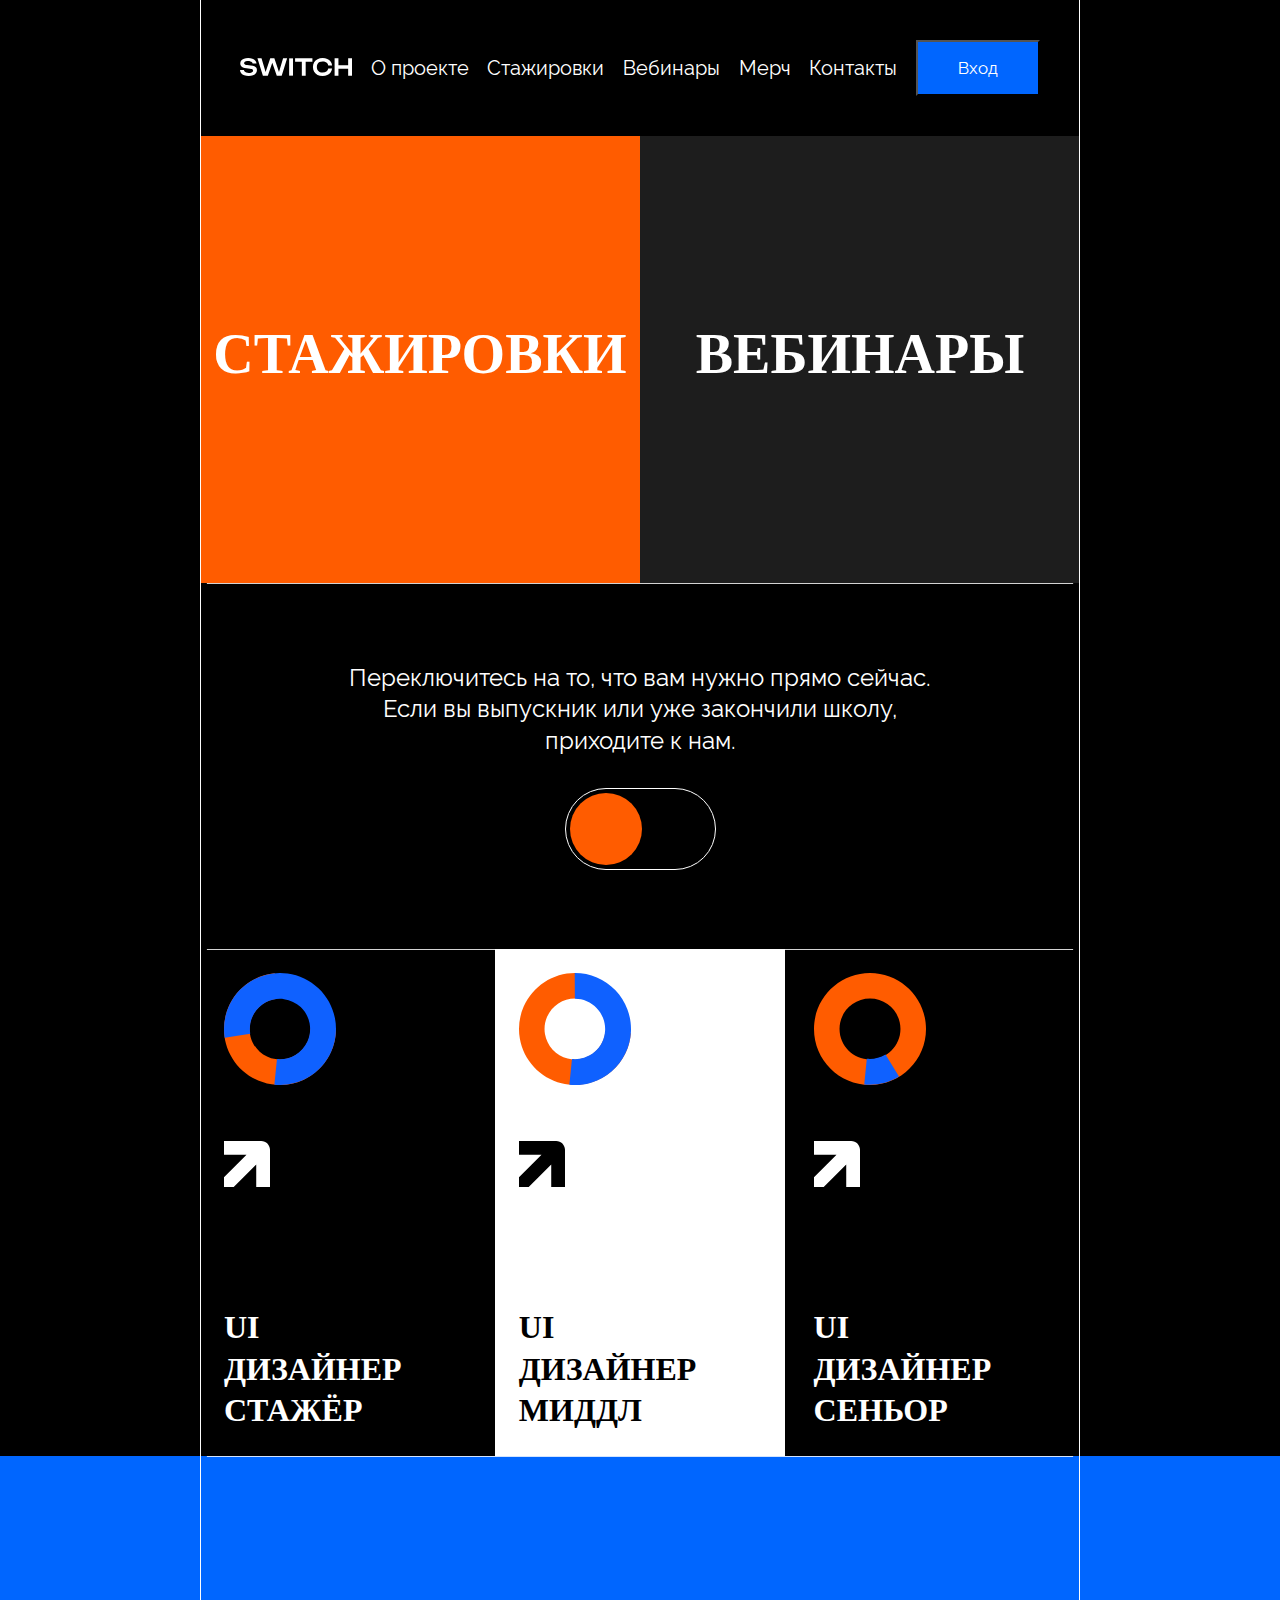
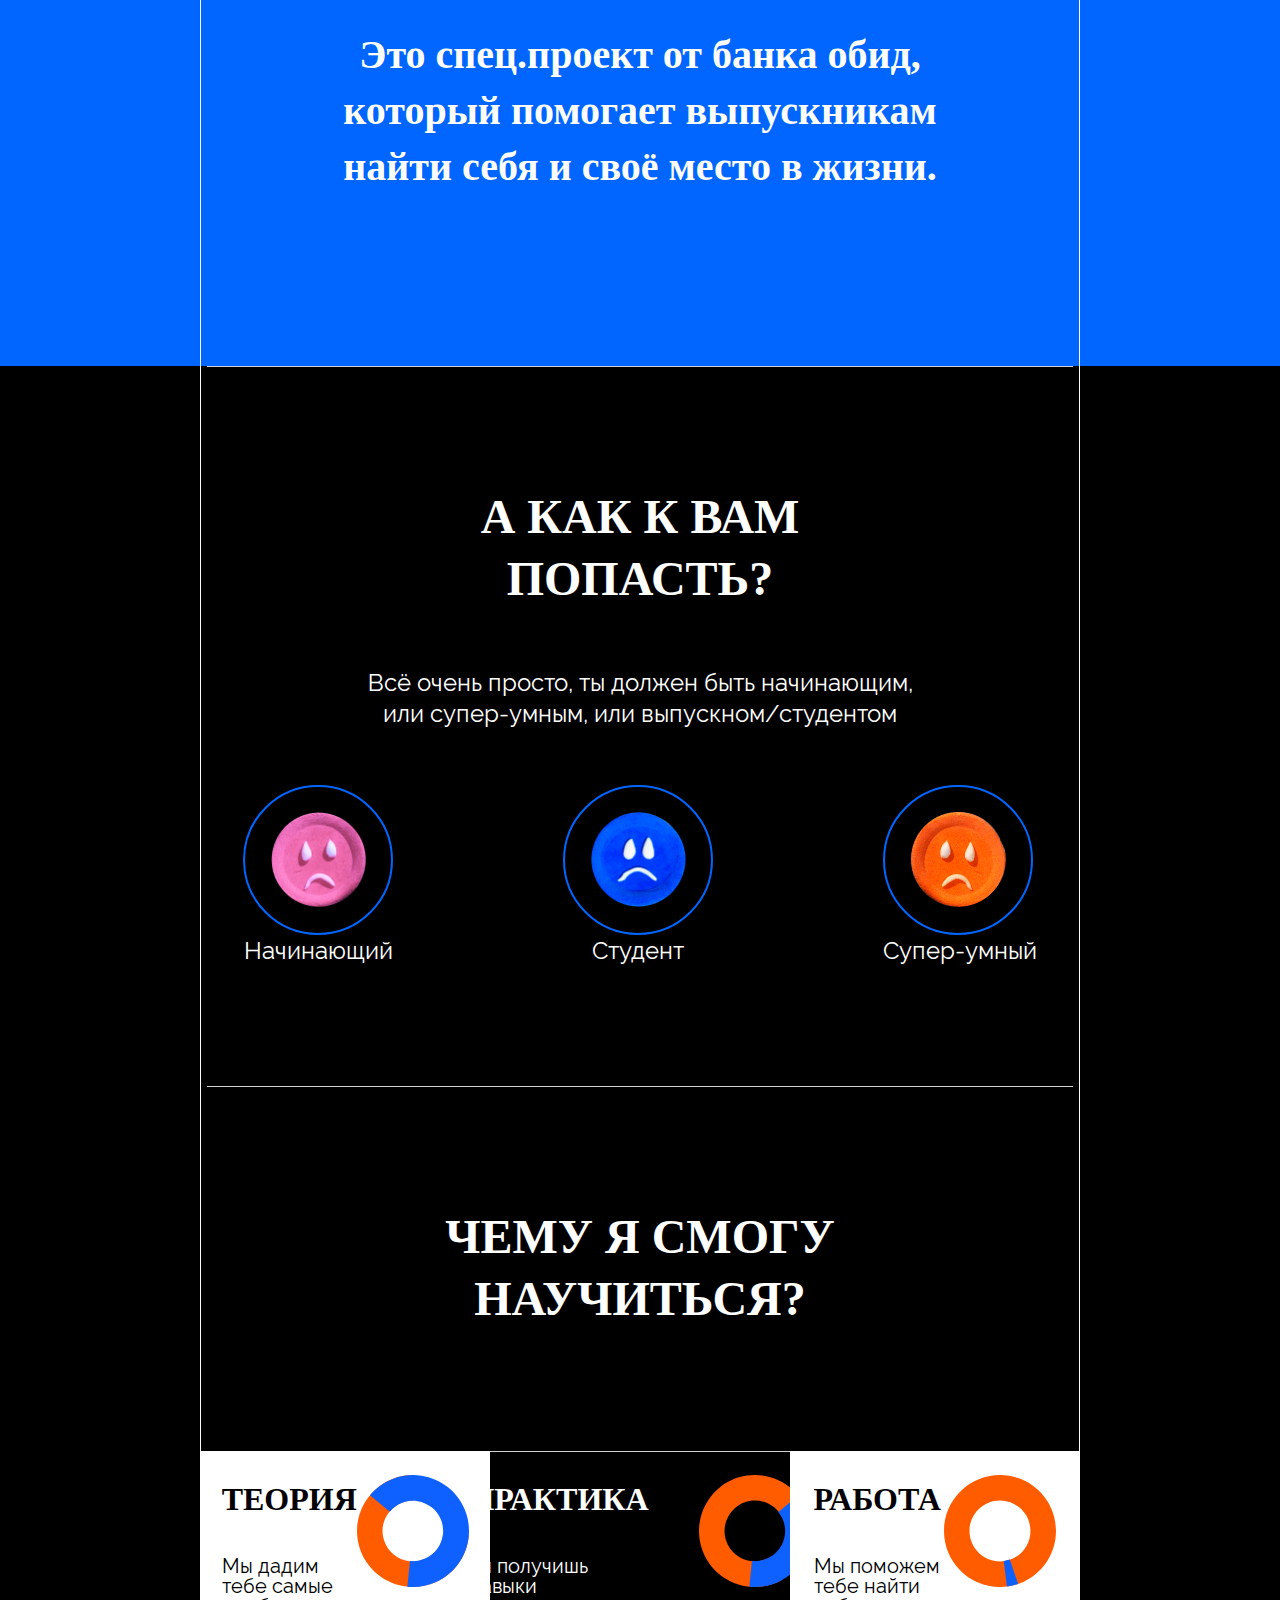
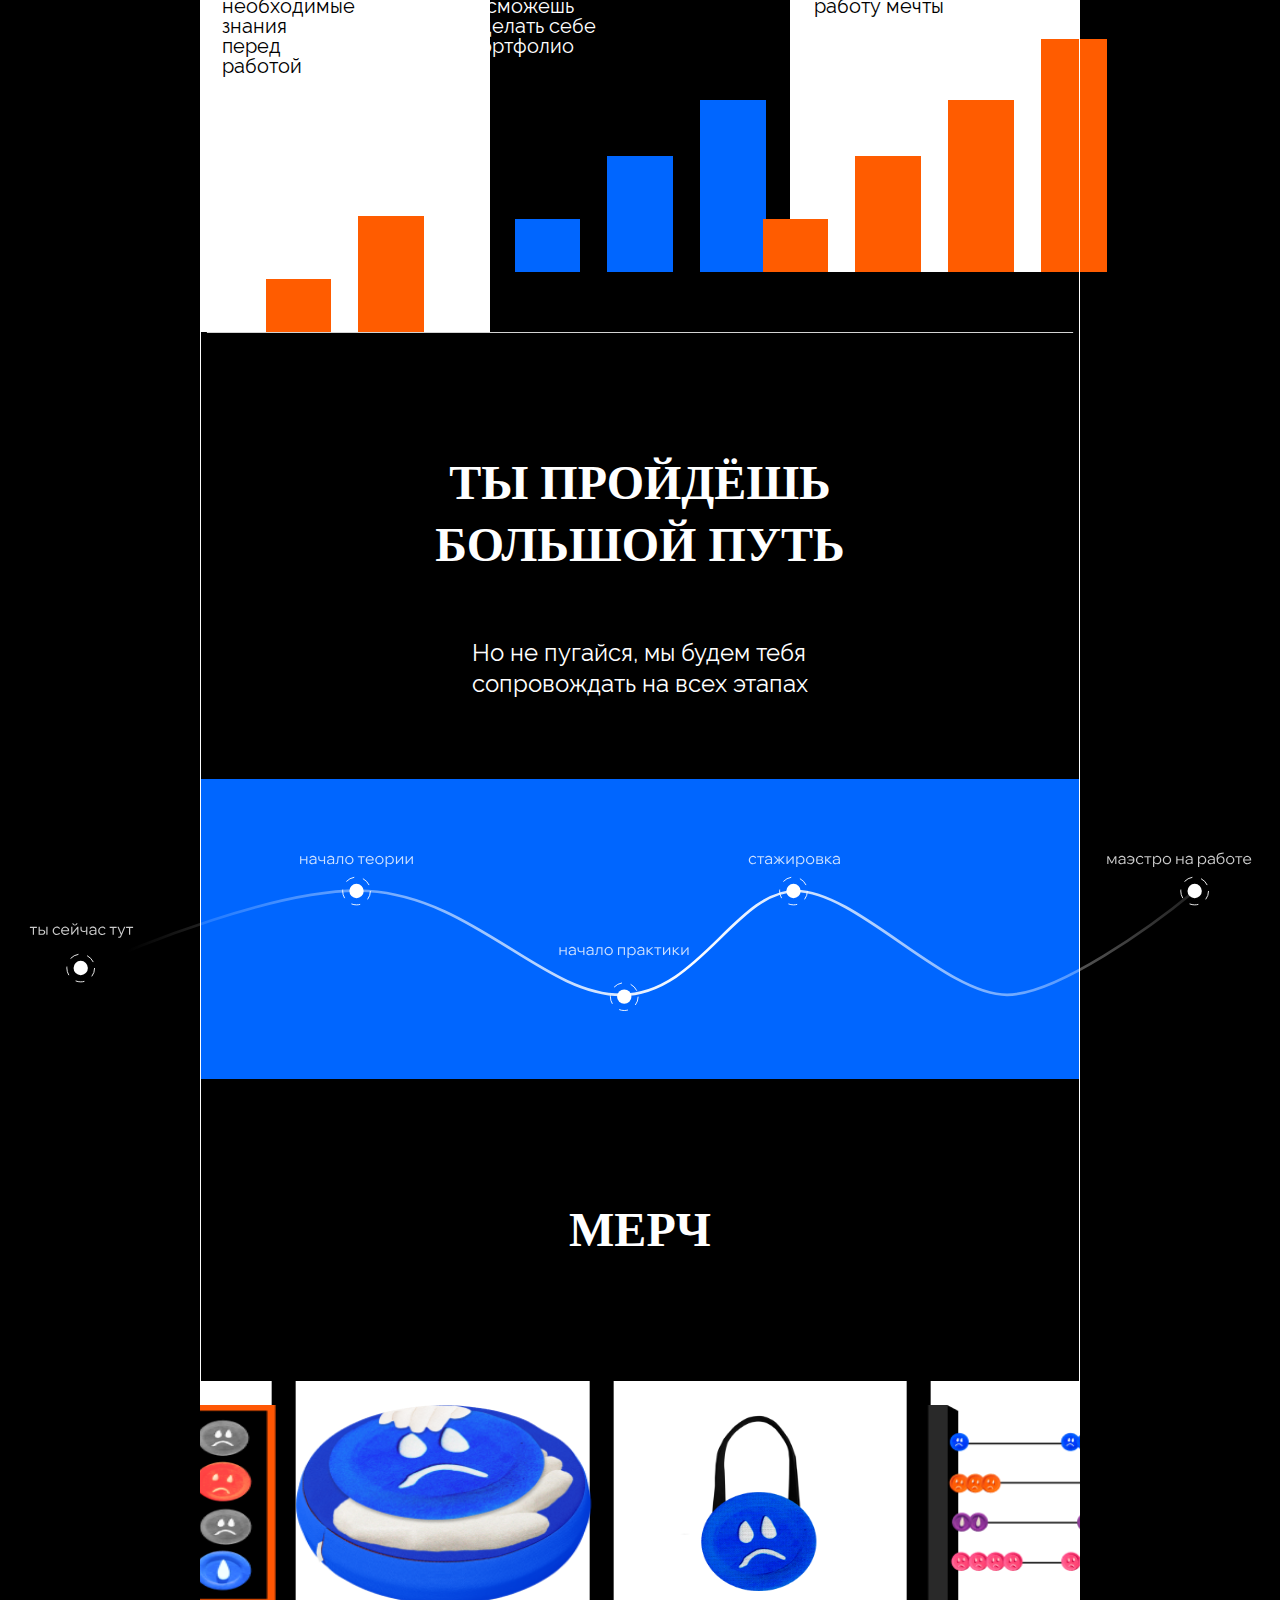
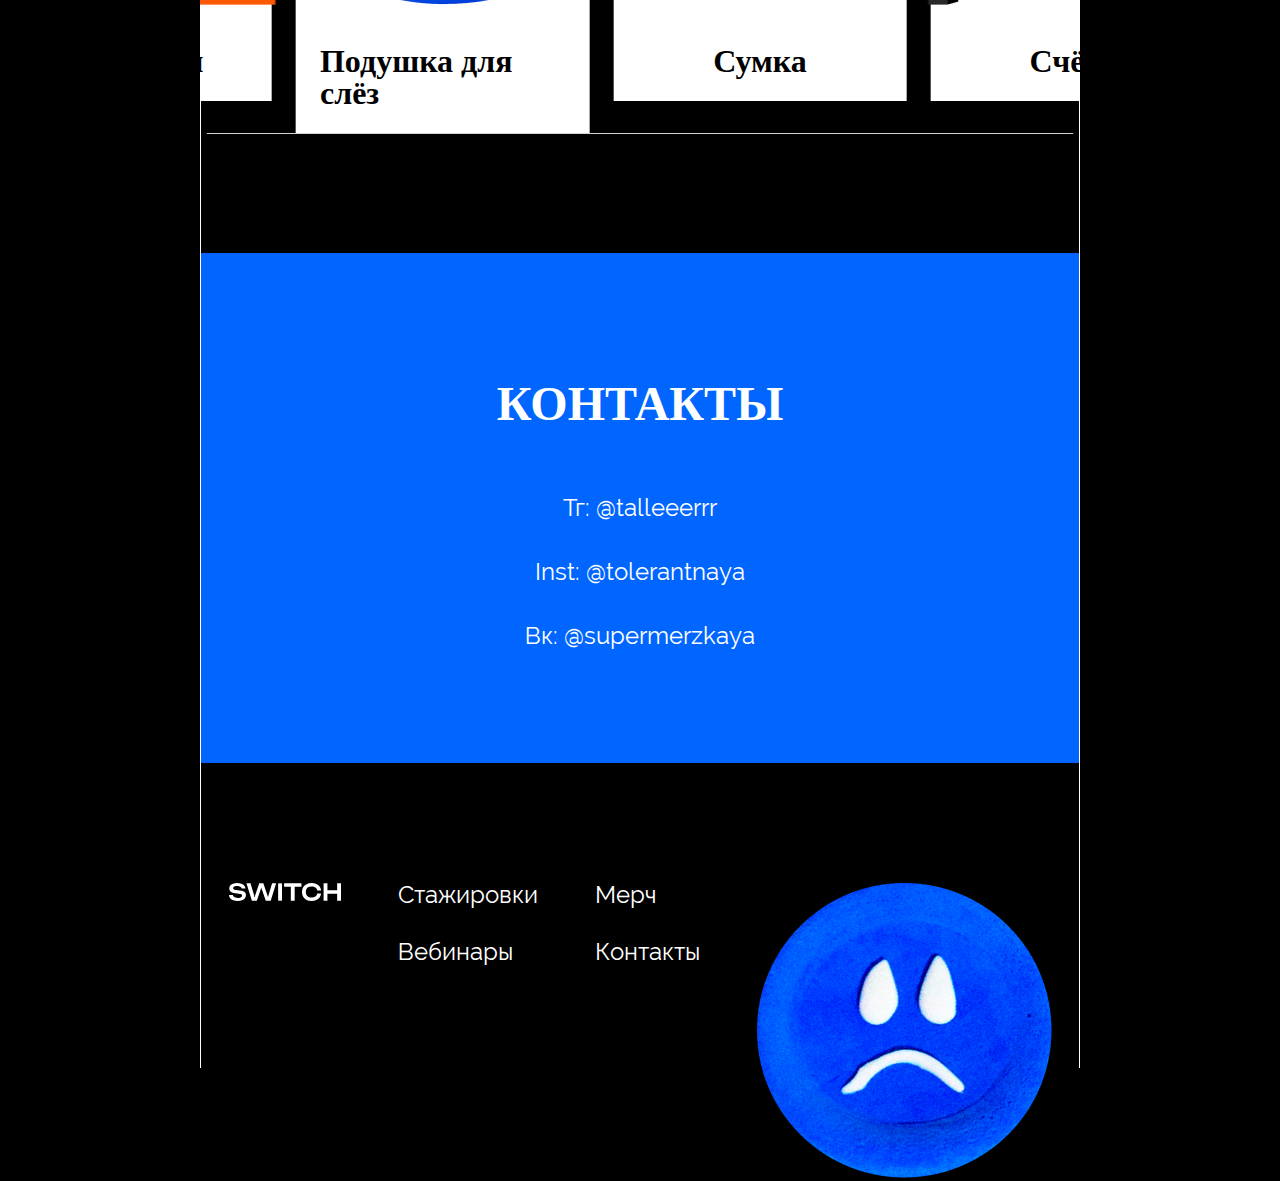
<file: index.html>
<!DOCTYPE html>
<html lang="ru" dir="ltr">
  <head>
    <meta charset="utf-8">
    <meta name="viewport" content="width=device-width, initial-scale=1.0">
    <title>Главная</title>
      <link rel="icon" href="./img/Fav.png" type="image/x-icon">
      <link href="./stylesheets/style.css" rel="stylesheet" type="text/css"/>
      <link rel="stylesheet" href="https://unicons.iconscout.com/release/v4.0.0/css/line.css" />
      <link rel="stylesheet" href="https://cdn.jsdelivr.net/npm/swiper@8/swiper-bundle.min.css">
      <script src="https://cdn.jsdelivr.net/npm/swiper@8/swiper-bundle.min.js"></script>
      
      
  </head>
  <body>
    
      <Section>
        <img class="linevert" src="./img/Line1.svg" alt="">
        <img class="linevert1" src="./img/Line1.svg" alt="">
      </Section>
      <Section>
        <div class="container">
          <div class="menu">
            <!-- <div class="menu all-items"> -->
              <div class="image">
                <a href="index.html"><img src="./img/switch.svg" alt=""></a>
              </div>
              <div class="o proekte">
                <h6><p><a href="#about1">О проекте</a></p></h6>
              </div>
              <div class="">
                <h6><p><a href="mybad.html">Стажировки</a></p></h6>
              </div>
              <div class="">
                <h6><p><a href="webinar.html">Вебинары</a></p></h6>
              </div>
              <div class="">
                <h6><p><a href="merch.html">Мерч</a></p></h6>
              </div>
              <div class="">
                <h6><p><a href="contact.html">Контакты</a></p></h6>
              </div>
              <button class="button" id="form-open"><h6>Вход</h6></button>
            <!-- </div>  -->
          </div>
        
            <Section>
              
              <div class="blocks">
                <div class="orange-block">
                  <div class="work"><h1>Стажировки</h1></div>
                </div>
                <div class="black-block">
                  <div class="web"><H1>Вебинары</H1></div>
                </div>
              </div>
              <img class="horizontal-line" src="./img/Line3.svg" alt="">
              <div class="switch01">
                <div class="div5">
                  <h5><p>Переключитесь на то, что вам нужно прямо сейчас. <br> Если вы выпускник или уже закончили школу, <br> приходите к нам.</p></h5>
                </div>
                <div class="toggle">
                  <div class="group-item"></div>
                </div>
              </div>
              </div>
            </Section>
          <!-- Home -->
          <div class="container">
          <section class="home">
            <div class="form_container">
              <i class="uil uil-times form_close"></i>
              <!-- Login From -->
              <div class="form login_form">
                <form action="#">
                  <h4>Вход</h4>
                  <div class="input_box">
                    <input type="email" placeholder="Введите почту" required />
                    <i class="uil uil-envelope-alt email"></i>
                  </div>
                  <div class="input_box">
                    <input type="password" placeholder="Введите пароль" required />
                    <i class="uil uil-lock password"></i>
                    <i class="uil uil-eye-slash pw_hide"></i>
                  </div>
                  <button class="button">Войти</button>
                  <div class="login_signup">Нет аккаунта? <a href="https://t.me/talleeerrr" target="_blank">Напишите нам</a></div>
                </form>
              </div>
                </form>
              </div>
            </div>
            </div>
          </div>
          </section>
      <script src="javascripts/java-script.js" charset="utf-8"></script>
      <section>
        <div class="container">
        <div class="career-block">
          <img class="horizontal-line" src="./img/Line3.svg" alt="">
            <div class="career-black">
              <div class="text-arrow">
                <div class="text-arrow-circle">
                  <img class="arrow-animation" src="./img/arrow1.svg" alt="">
                  <img class="circle-animation" src="./img/circle1.svg" alt="">
                </div>
                  <h4><p>UI <br>дизайнер <br> стажёр</p></h4>
              </div>
            </div>
          <div class="career-white">
            <div class="text-arrow">
              <div class="text-arrow-circle">
                <img class="arrow-animation" src="./img/arrow2.svg" alt="">
                <img class="circle-animation" src="./img/circle2.svg" alt="">
              </div>
                <h4><p>UI <br>дизайнер <br> миддл</p></h4>
            </div>
          </div>
          <div class="career-black">
            <div class="text-arrow">
              <div class="text-arrow-circle">
                <img class="arrow-animation" src="./img/arrow1.svg" alt="">
                <img class="circle-animation" src="./img/circle3.svg" alt="">
              </div>
                <h4><p>UI <br>дизайнер <br> сеньор</p>
            </div>
          </div>
        </div>
        <img class="horizontal-line" src="./img/Line3.svg" alt="">
      </div>
      
      </div>
      </section>
       
      <section>
        <div class="about" id="about1">
          <h3><p>Это спец.проект от банка обид,<br>который помогает выпускникам <br> найти себя и своё место в жизни.</p></h3>
        </div>
        <div class="container">
          <img class="horizontal-line" src="./img/Line3.svg" alt="">
          <div class="about-study">
            <h2> А как к вам <br> попасть?</h2>
              <h5>Всё очень просто, ты должен быть начинающим,<br>или супер-умным, или выпускном/студентом</h5>
             <div class="ContainerCenter">
              <label>
                <input type="radio" name="gender"  value="hombre"/>
                <div class="radio-button">
                  <img src="./img/sad-coin-pink.png"/>
                </div>
                <span><h5>Начинающий</h5></span>
              </label>
            
              <label>
                <input type="radio" name="gender" value="mujer"/>
                <div class="radio-button">
                  <img src="./img/sad-coin-blue.png"/>
                </div>
                <span><h5>Студент</h5></span>
              </label>
              <label>
                <input type="radio" name="gender" value="mujer"/>
                <div class="radio-button">
                  <img src="./img/sad-coin-orange.png"/>
                </div>
                <span><h5>Супер-умный</h5></span>
              </label>
            
            </div>
          </div>
        <img class="horizontal-line" src="./img/Line3.svg" alt="">
        </div>
      </section>
      <section>
        <div class="container">
        <div class="about-study">
          <h2>Чему я смогу <br>научиться?</h2>
        </div>
        <img class="horizontal-line" src="./img/Line3.svg" alt="">
        <div class="study">
          <div class="theory">
            <div class="theory-diagramm">
              <div class="theory-text">
                <h4>Теория</h4>
                <h6>Мы дадим тебе самые <br>необходимые знания <br>перед работой</h6>
              </div>
                <img class="circle-animation" src="./img/circle4.svg" alt="">
            </div>
            <img src="./img/Graph1.svg" alt="">
          </div>
          
          <div class="practice">
            <div class="practice-diagramm">
              <div class="practice-text">
                <h4>практика</h4>
                <h6>Ты получишь навыки <br>и сможешь сделать себе  портфолио</h6>
              </div>
                <img class="circle-animation" src="./img/circle5.svg" alt="">
            </div>
            <img src="./img/Graph2.svg" alt="">
          </div>
          <div class="workk">
            <div class="workk-diagramm">
              <div class="workk-text">
                <h4>Работа</h4>
                <h6>Мы поможем тебе найти работу мечты</h6>
              </div>
                <img class="circle-animation" src="./img/circle6.svg" alt="">
            </div>
            <img src="./img/Graph3.svg" alt="">
          </div>
        </div>
        <img class="horizontal-line" src="./img/Line3.svg" alt="">
        <div class="way">
          <h2>ты пройдёшь <br>большой путь</h2>
          <h5>Но не пугайся, мы будем тебя <br>сопровождать на всех этапах</h5>
          <div class="lineway">
            <img src="./img/lineway.svg" alt="">
          </div>
        </div>
        <div class="about-study">
          <h2>Мерч</h2>
        </div>
      
      
      <div class="swiper sample-slider">
          <div class="swiper-wrapper">
              <div class="swiper-slide"><img src="./img/pyatnashki.png"><h4>Пятнашки</h4></div>
              <div class="swiper-slide"><img src="./img/pillow.png"><a href=""><h4>Подушка для слёз</h4></a></div>
              <div class="swiper-slide"><img src="./img/bag.png"><a href=""><h4>Сумка</h4></a></div>
              <div class="swiper-slide"><img src="./img/count.png"><a href=""><h4>Счёты</h4></a></div>
              <div class="swiper-slide"><img src="./img/card.png"><a href=""><h4>Банковская карта</h4></a></div>
          </div>
      </div>
      
      <script>
          const swiper = new Swiper('.sample-slider', {
              loop: true,
              autoplay: {
                delay: 0,
              },
              speed: 3000,          //add
              slidesPerView: 3      
          })
      </script>
      <img class="horizontal-line" src="./img/Line3.svg" alt="">
      <div class="contact" id="contact">
        <h2>Контакты</h2>
        <div class="kontaktiki">
        <h5>Тг: @talleeerrr</h5>
        <h5>Inst: @tolerantnaya</h5>
        <h5>Вк: @supermerzkaya</h5>
      </div>
      </div>
      <footer>
        <div>
          <img src="./img/switch.svg" alt="">
        </div>
        <div class="theory-text">
          <a href="mybad.html"><h5>Стажировки</h5></a>
          <a href="webinar.html"><h5>Вебинары</h5></a>s
        </div>
        <div class="theory-text">
          <a href="merch.html"><h5>Мерч</h5></a>
          <a href="contact.html"><h5>Контакты</h5></a>
        </div>
        <div><img src="./img/footercoin.png" alt=""></div>
      </footer>
      </div>
      </section>
      

  </body>
</html>
</file>
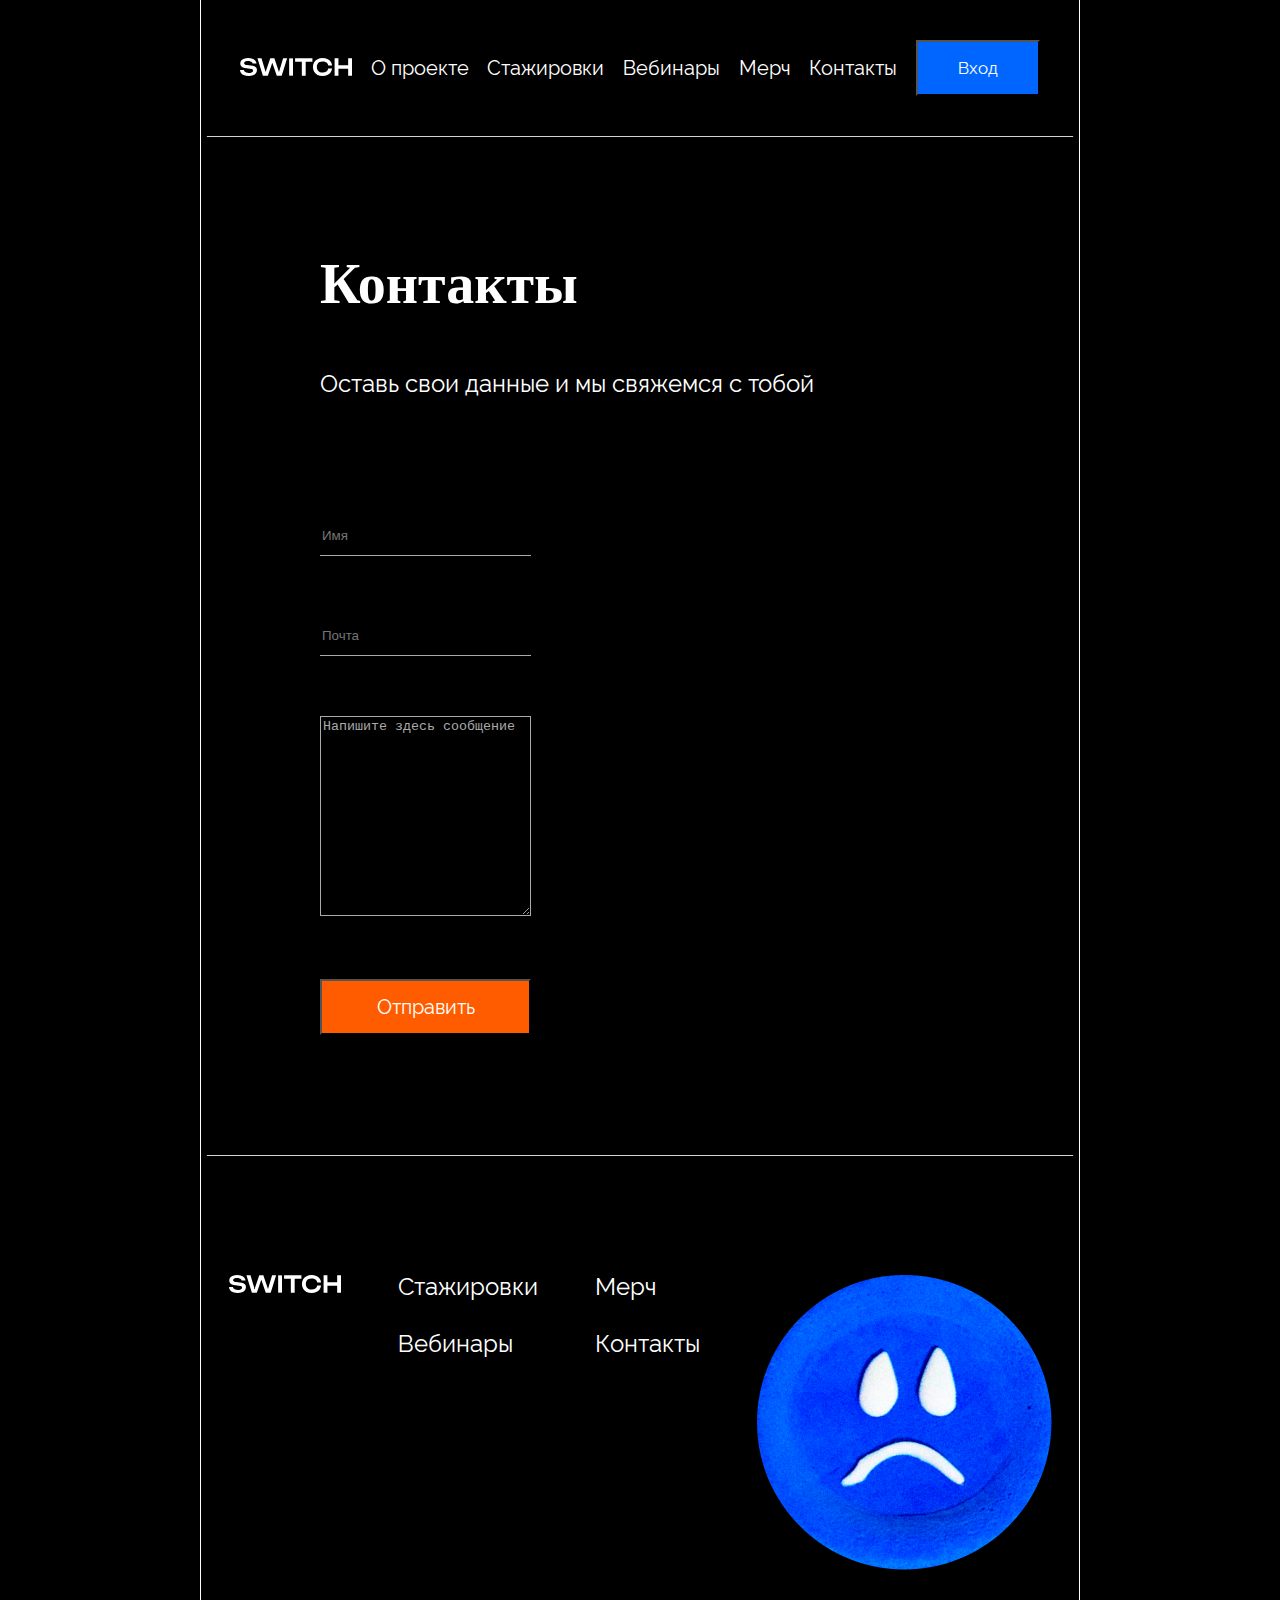
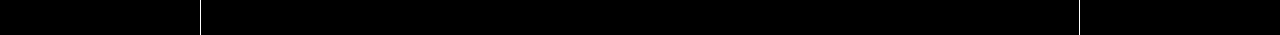
<file: contact.html>
<!DOCTYPE html>
<html lang="en">
<head>
    <meta charset="UTF-8">
    <meta name="viewport" content="width=device-width, initial-scale=1.0">
    <title>Контакты</title>
    <link rel="icon" href="./img/Fav.png" type="image/x-icon">
    <link href="./stylesheets/style.css" rel="stylesheet" type="text/css"/>
    <link rel="stylesheet" href="https://unicons.iconscout.com/release/v4.0.0/css/line.css" />
    <link rel="stylesheet" href="https://cdn.jsdelivr.net/npm/swiper@8/swiper-bundle.min.css">
    <script src="https://cdn.jsdelivr.net/npm/swiper@8/swiper-bundle.min.js"></script>
    
</head>
<body>
    <Section>
        <img class="linevert" src="./img/Line7.png" alt="">
        <img class="linevert1" src="./img/Line7.png" alt="">
      </Section>
      <Section>
        <div class="container">
          <div class="menu">
            <!-- <div class="menu all-items"> -->
              <div class="image">
                <a href="index.html"><img src="./img/switch.svg" alt=""></a>
              </div>
              <div class="">
                <h6><p><a href="index.html">О проекте</a></p></h6>
              </div>
              <div class="">
                <h6><p><a href="mybad.html">Стажировки</a></p></h6>
              </div>
              <div class="">
                <h6><p><a href="webinar.html">Вебинары</a></p></h6>
              </div>
              <div class="">
                <h6><p><a href="merch.html">Мерч</a></p></h6>
              </div>
              <div class="">
                <h6><p><a href="contact.html">Контакты</a></p></h6>
              </div>
              <button class="button" id="form-open"><h6>Вход</h6></button>
            <!-- </div>  -->
          </div>

          <div class="container">
            <section class="home">
              <div class="form_container">
                <i class="uil uil-times form_close"></i>
                <!-- Login From -->
                <div class="form login_form">
                  <form action="#">
                    <h4>Вход</h4>
                    <div class="input_box">
                      <input type="email" placeholder="Введите почту" required />
                      <i class="uil uil-envelope-alt email"></i>
                    </div>
                    <div class="input_box">
                      <input type="password" placeholder="Введите пароль" required />
                      <i class="uil uil-lock password"></i>
                      <i class="uil uil-eye-slash pw_hide"></i>
                    </div>
                    <button class="button">Войти</button>
                    <div class="login_signup">Нет аккаунта? <a href="https://t.me/talleeerrr" target="_blank">Напишите нам</a></div>
                  </form>
                </div>
                  </form>
                </div>
              </div>
              </div>
            </div>
            </section>
        <script src="javascripts/java-script.js" charset="utf-8"></script>
        <section>
        <div class="container">
            <img class="horizontal-line" src="./img/Line3.svg" alt="">
            <div class="contacts">
                <div class="">
                    <h1>Контакты</h1>
                    <h5>Оставь свои данные и мы свяжемся с тобой</h5>
                </div>
                
            </div>
        <div class="input_box_new">
            <input type="email" placeholder="Имя">
        </div>
        <div class="input_box_new">
            <input type="password" placeholder="Почта" required />
        </div>
        <div class="comments">
            <textarea name="comment" id="comment" cols="30" rows="10">Напишите здесь сообщение</textarea>
        </div>
            <a href="mybad.html"><button class="btn"><h5>Отправить</h5></button></a>
            <img class="horizontal-line" src="./img/Line3.svg" alt="">
            <footer>
              <div>
                <img src="./img/switch.svg" alt="">
              </div>
              <div class="theory-text">
                <a href="mybad.html"><h5>Стажировки</h5></a>
                <a href="webinar.html"><h5>Вебинары</h5></a>s
              </div>
              <div class="theory-text">
                <a href="merch.html"><h5>Мерч</h5></a>
                <a href="contact.html"><h5>Контакты</h5></a>
              </div>
              <div><img src="./img/footercoin.png" alt=""></div>
            </footer>
       </div>
</body>
</html>
</file>
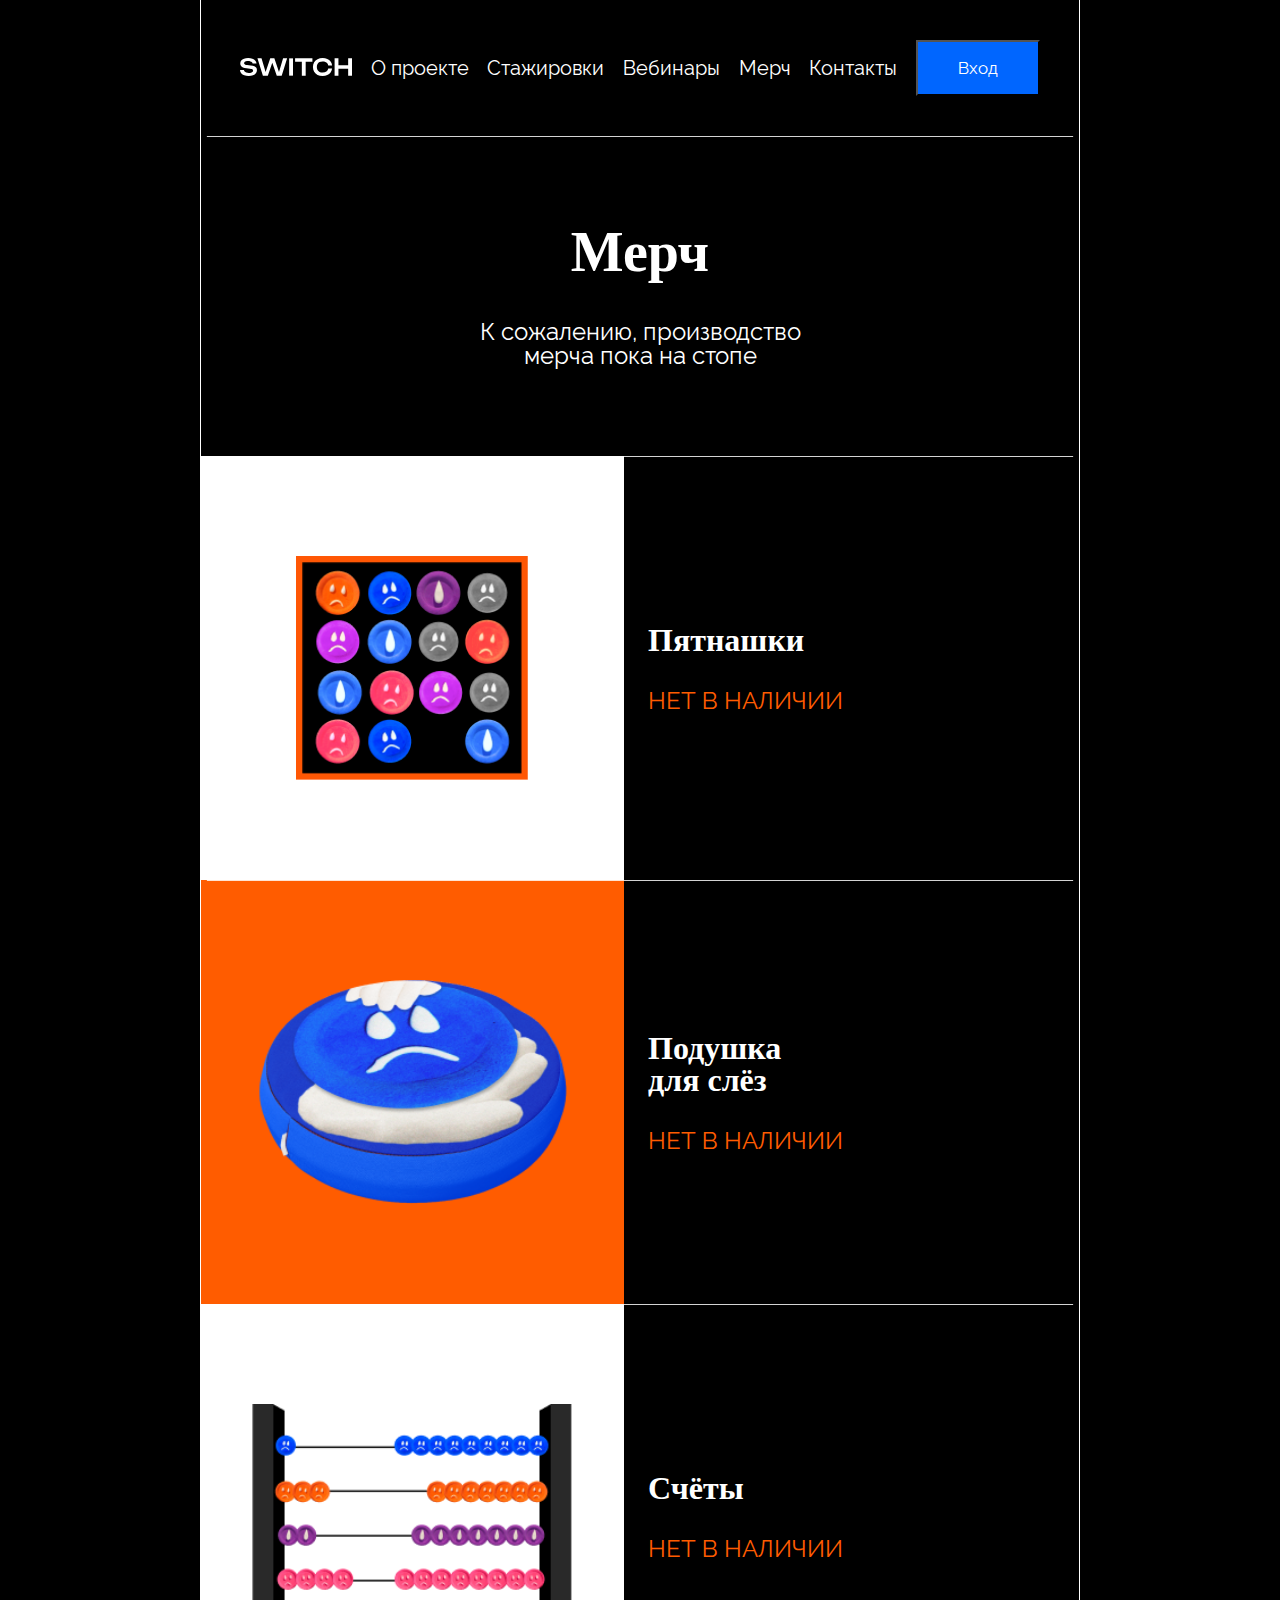
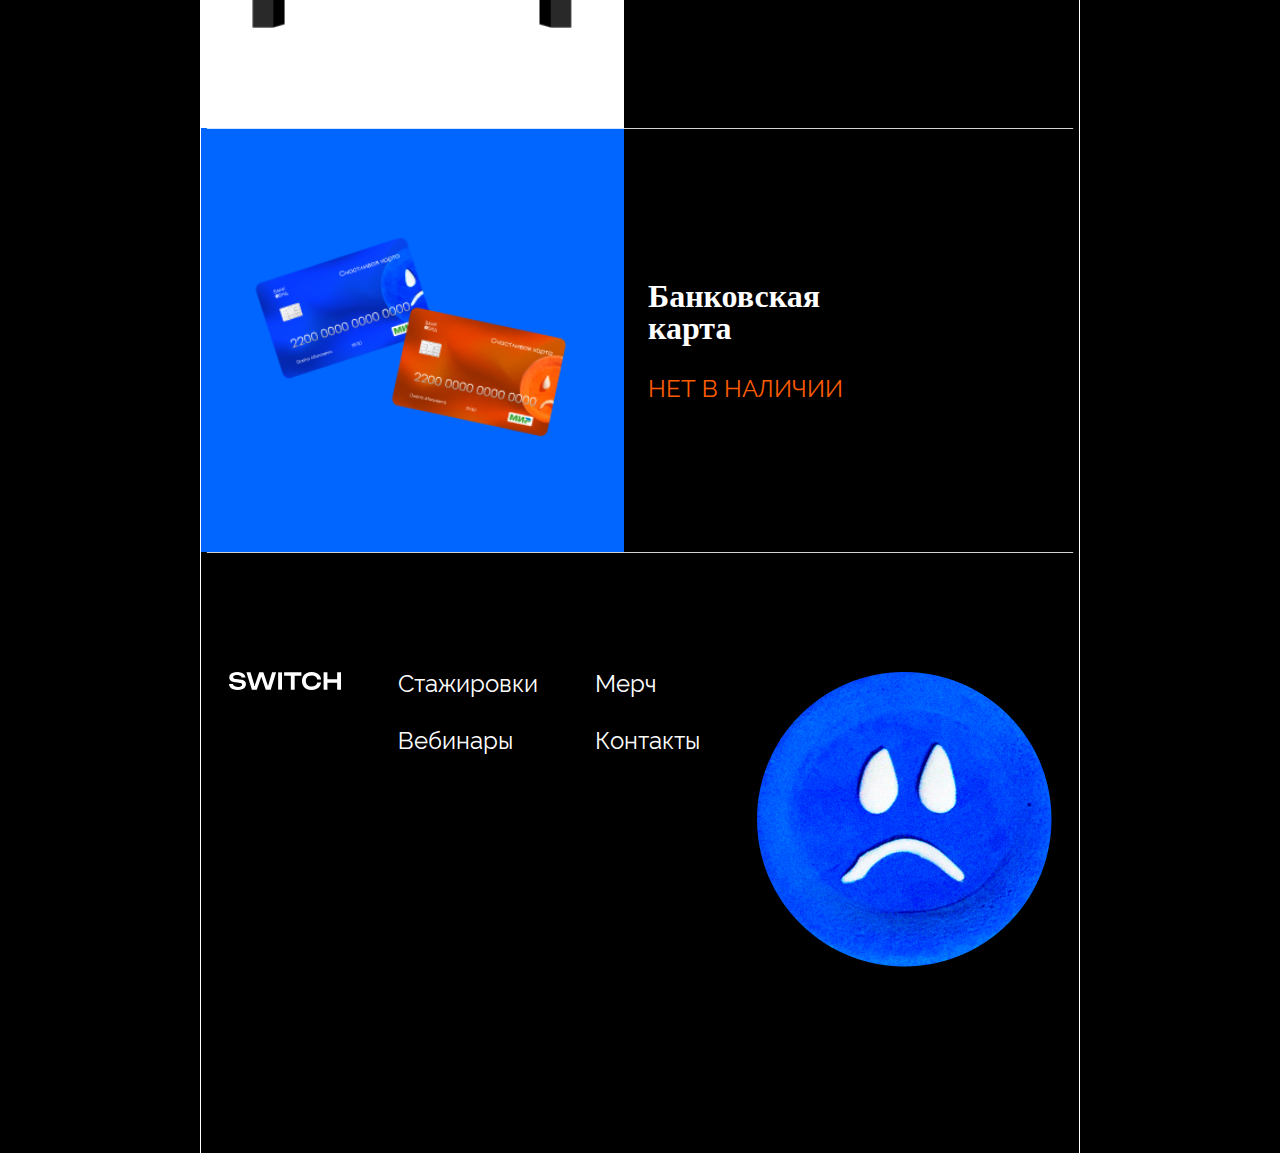
<file: merch.html>
<!DOCTYPE html>
<html lang="en">
<head>
    <meta charset="UTF-8">
    <meta name="viewport" content="width=device-width, initial-scale=1.0">
    <title>Мерч</title>
    <link rel="icon" href="./img/Fav.png" type="image/x-icon">
    <link href="./stylesheets/style.css" rel="stylesheet" type="text/css"/>
    <link rel="stylesheet" href="https://unicons.iconscout.com/release/v4.0.0/css/line.css" />
    <link rel="stylesheet" href="https://cdn.jsdelivr.net/npm/swiper@8/swiper-bundle.min.css">
    <script src="https://cdn.jsdelivr.net/npm/swiper@8/swiper-bundle.min.js"></script>
    
</head>
<body>
    <Section>
        <img class="linevert" src="./img/Line8.png" alt="">
        <img class="linevert1" src="./img/Line8.png" alt="">
      </Section>
      <Section>
        <div class="container">
          <div class="menu">
            <!-- <div class="menu all-items"> -->
              <div class="image">
                <a href="index.html"><img src="./img/switch.svg" alt=""></a>
              </div>
              <div class="">
                <h6><p><a href="index.html">О проекте</a></p></h6>
              </div>
              <div class="">
                <h6><p><a href="mybad.html">Стажировки</a></p></h6>
              </div>
              <div class="">
                <h6><p><a href="webinar.html">Вебинары</a></p></h6>
              </div>
              <div class="">
                <h6><p><a href="merch.html">Мерч</a></p></h6>
              </div>
              <div class="">
                <h6><p><a href="contact.html">Контакты</a></p></h6>
              </div>
              <button class="button" id="form-open"><h6>Вход</h6></button>
            <!-- </div>  -->
          </div>

          <div class="container">
            <section class="home">
              <div class="form_container">
                <i class="uil uil-times form_close"></i>
                <!-- Login From -->
                <div class="form login_form">
                  <form action="#">
                    <h4>Вход</h4>
                    <div class="input_box">
                      <input type="email" placeholder="Введите почту" required />
                      <i class="uil uil-envelope-alt email"></i>
                    </div>
                    <div class="input_box">
                      <input type="password" placeholder="Введите пароль" required />
                      <i class="uil uil-lock password"></i>
                      <i class="uil uil-eye-slash pw_hide"></i>
                    </div>
                    <button class="button">Войти</button>
                    <div class="login_signup">Нет аккаунта? <a href="https://t.me/talleeerrr" target="_blank">Напишите нам</a></div>
                  </form>
                </div>
                  </form>
                </div>
              </div>
              </div>
            </div>
            </section>
        <script src="javascripts/java-script.js" charset="utf-8"></script>
        <section>
        <div class="container">
            <img class="horizontal-line" src="./img/Line3.svg" alt="">
        <div class="error">
            <h1>Мерч</h1>
            <h5>К сожалению, производство <br>мерча пока на стопе</h5>

        </div>
        <img class="horizontal-line" src="./img/Line3.svg" alt="">
        <div class="text_block">
        <div class="block-merch">
            <img src="./img/pyatnashki.png" alt="">
        </div>
        <div class="tw">
            <h4>Пятнашки</h4>
           <h5>Нет в наличии</h5>
        </div>
    </div>
        <img class="horizontal-line" src="./img/Line3.svg" alt="">
        <div class="text_block">
            <div class="block-merch1">
                <img src="./img/pillow.png" alt="">
            </div>
            <div class="tw">
                <h4>Подушка <br>для слёз</h4>
               <h5>Нет в наличии</h5>
            </div>
        </div>
            <img class="horizontal-line" src="./img/Line3.svg" alt="">
            <div class="text_block">
                <div class="block-merch">
                    <img src="./img/count.png" alt="">
                </div>
                <div class="tw">
                    <h4>Счёты</h4>
                   <h5>Нет в наличии</h5>
                </div>
            </div>
                <img class="horizontal-line" src="./img/Line3.svg" alt="">
                <div class="text_block">
                    <div class="block-merch2">
                        <img src="./img/card.png" alt="">
                    </div>
                    <div class="tw">
                        <h4>Банковская <br>карта</h4>
                       <h5>Нет в наличии</h5>
                    </div>
                </div>
                    <img class="horizontal-line" src="./img/Line3.svg" alt="">
                    <footer>
                        <div>
                          <img src="./img/switch.svg" alt="">
                        </div>
                        <div class="theory-text">
                          <a href="mybad.html"><h5>Стажировки</h5></a>
                          <a href="webinar.html"><h5>Вебинары</h5></a>s
                        </div>
                        <div class="theory-text">
                          <a href="merch.html"><h5>Мерч</h5></a>
                          <a href="contact.html"><h5>Контакты</h5></a>
                        </div>
                        <div><img src="./img/footercoin.png" alt=""></div>
                      </footer>
        </div>
</body>
</html>
</file>
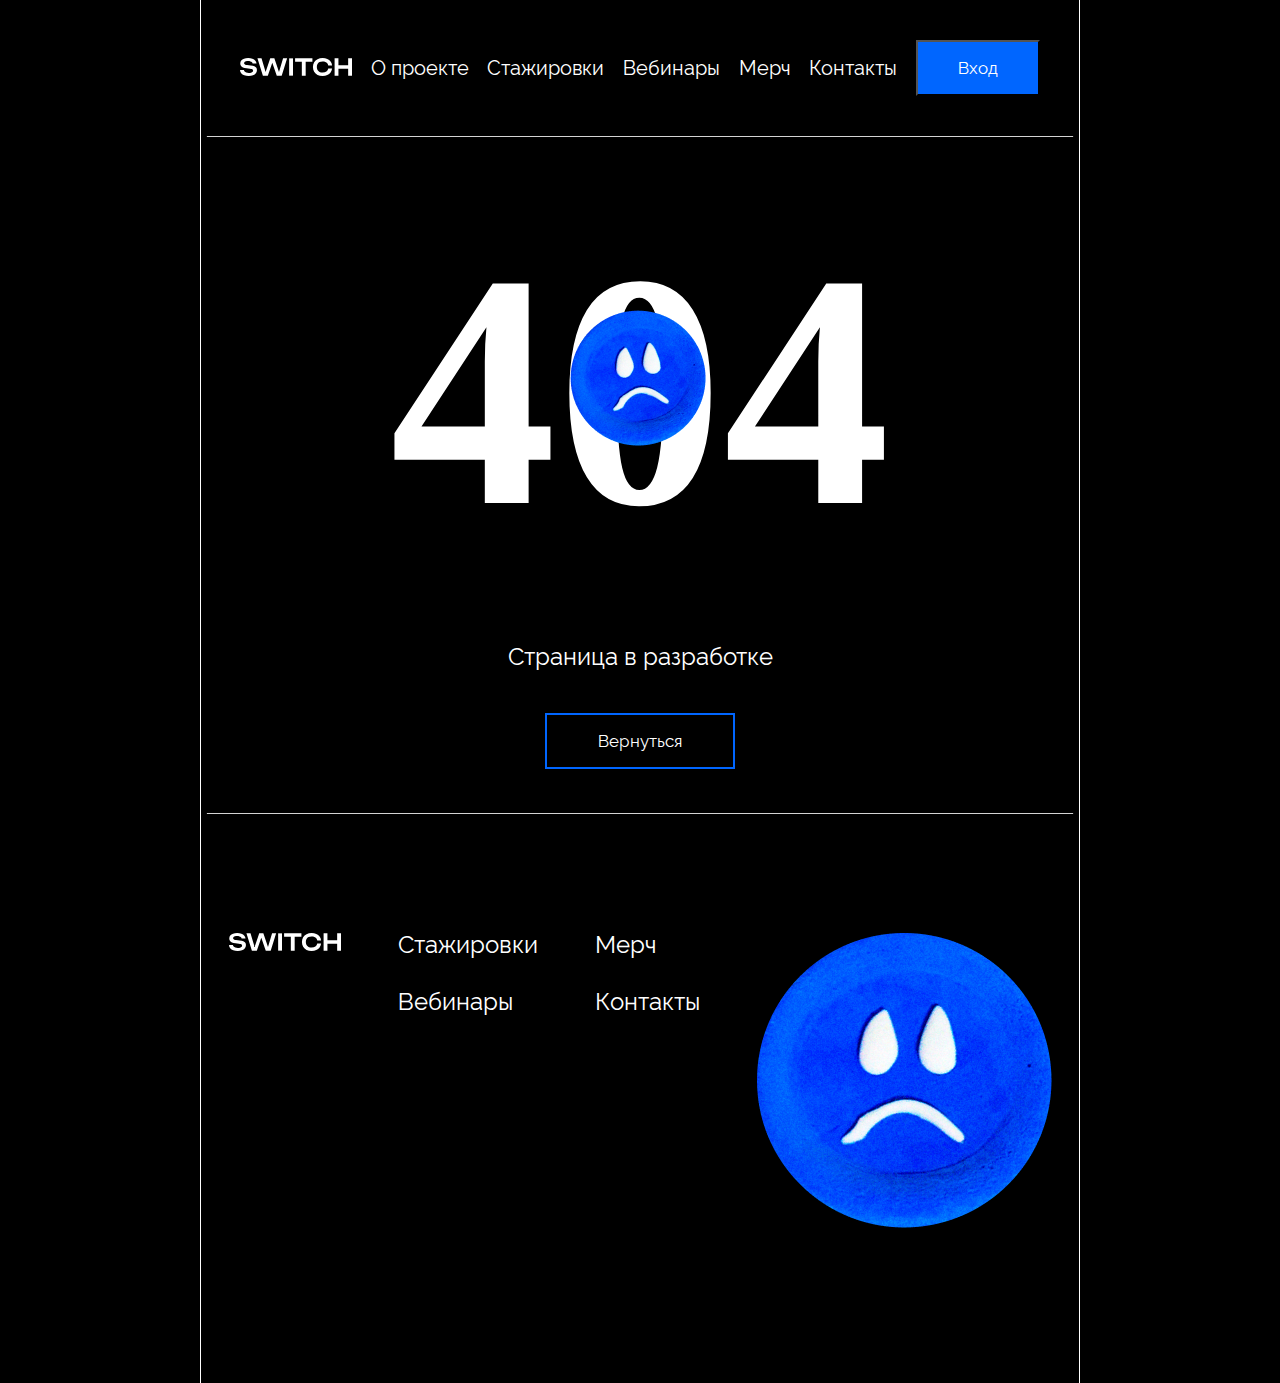
<file: mybad.html>
<!DOCTYPE html>
<html lang="en">
<head>
    <meta charset="UTF-8">
    <meta name="viewport" content="width=device-width, initial-scale=1.0">
    <title>404</title>
    <link rel="icon" href="./img/Fav.png" type="image/x-icon">
    <link href="./stylesheets/style.css" rel="stylesheet" type="text/css"/>
    <link rel="stylesheet" href="https://unicons.iconscout.com/release/v4.0.0/css/line.css" />
    <link rel="stylesheet" href="https://cdn.jsdelivr.net/npm/swiper@8/swiper-bundle.min.css">
    <script src="https://cdn.jsdelivr.net/npm/swiper@8/swiper-bundle.min.js"></script>
   
</head>
<body>
    <Section>
        <img class="linevert" src="./img/Line4.svg" alt="">
        <img class="linevert1" src="./img/Line4.svg" alt="">
      </Section>
      <Section>
        <div class="container">
          <div class="menu">
            <!-- <div class="menu all-items"> -->
              <div class="image">
                <a href="index.html"><img src="./img/switch.svg" alt=""></a>
              </div>
              <div class="">
                <h6><p><a href="index.html">О проекте</a></p></h6>
              </div>
              <div class="">
                <h6><p><a href="#">Стажировки</a></p></h6>
              </div>
              <div class="">
                <h6><p><a href="webinar.html">Вебинары</a></p></h6>
              </div>
              <div class="">
                <h6><p><a href="merch.html">Мерч</a></p></h6>
              </div>
              <div class="">
                <h6><p><a href="contact.html">Контакты</a></p></h6>
              </div>
              <button class="button" id="form-open"><h6>Вход</h6></button>
            <!-- </div>  -->
          </div>

          <div class="container">
            <section class="home">
              <div class="form_container">
                <i class="uil uil-times form_close"></i>
                <!-- Login From -->
                <div class="form login_form">
                  <form action="#">
                    <h4>Вход</h4>
                    <div class="input_box">
                      <input type="email" placeholder="Введите почту" required />
                      <i class="uil uil-envelope-alt email"></i>
                    </div>
                    <div class="input_box">
                      <input type="password" placeholder="Введите пароль" required />
                      <i class="uil uil-lock password"></i>
                      <i class="uil uil-eye-slash pw_hide"></i>
                    </div>
                    <button class="button">Войти</button>
                    <div class="login_signup">Нет аккаунта? <a href="https://t.me/talleeerrr" target="_blank">Напишите нам</a></div>
                  </form>
                </div>
                  </form>
                </div>
              </div>
              </div>
            </div>
            </section>
        <script src="javascripts/java-script.js" charset="utf-8"></script>

        <div class="container">
            <img class="horizontal-line" src="./img/Line3.svg" alt="">
            <div class="error">
                <p>404</p>
                <img src="./img/error coin.png" alt="">
            </div>
                <h5>Страница в разработке</h5>
            <div class="buttonchik">
                <button class="btn1"><a href="index.html"><h6>Вернуться</h6></a></button>
            </div>
            <img class="horizontal-line" src="./img/Line3.svg" alt="">
            <footer>
              <div>
                <img src="./img/switch.svg" alt="">
              </div>
              <div class="theory-text">
                <a href="mybad.html"><h5>Стажировки</h5></a>
                <a href="webinar.html"><h5>Вебинары</h5></a>s
              </div>
              <div class="theory-text">
                <a href="merch.html"><h5>Мерч</h5></a>
                <a href="contact.html"><h5>Контакты</h5></a>
              </div>
              <div><img src="./img/footercoin.png" alt=""></div>
            </footer>
        </div> 
</body>
</html>
</file>
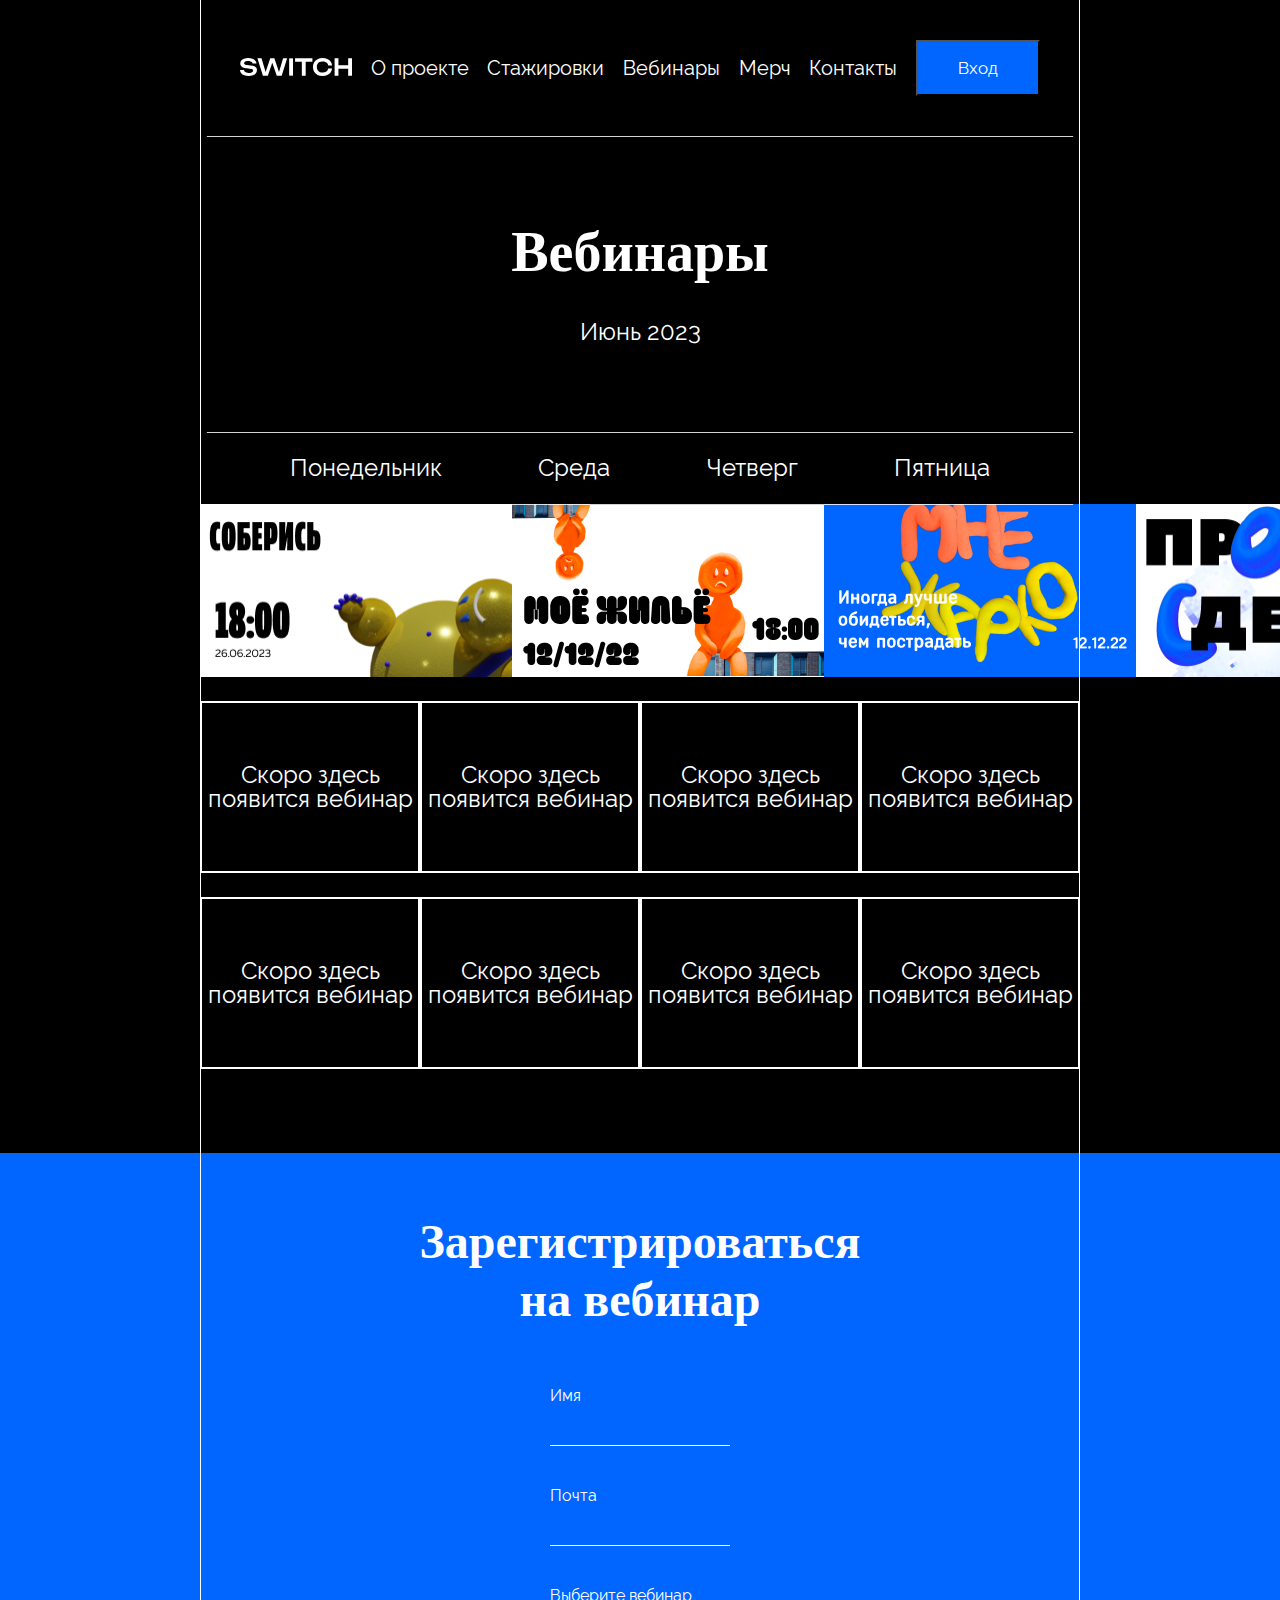
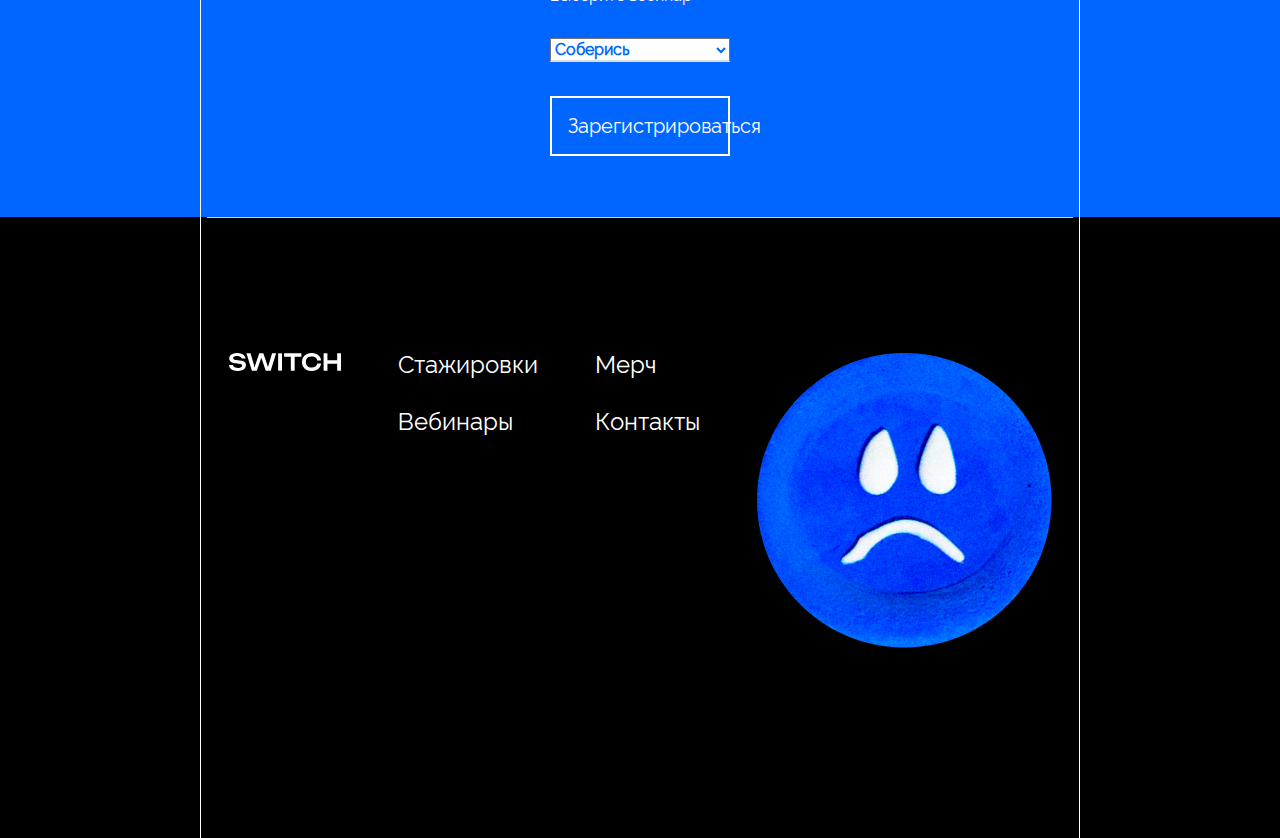
<file: webinar.html>
<!DOCTYPE html>
<html lang="en">
<head>
    <meta charset="UTF-8">
    <meta name="viewport" content="width=device-width, initial-scale=1.0">
    <title>Вебинары</title>
    <link rel="icon" href="./img/Fav.png" type="image/x-icon">
    <link href="./stylesheets/style.css" rel="stylesheet" type="text/css"/>
    <link rel="stylesheet" href="https://unicons.iconscout.com/release/v4.0.0/css/line.css" />
    <link rel="stylesheet" href="https://cdn.jsdelivr.net/npm/swiper@8/swiper-bundle.min.css">
    <script src="https://cdn.jsdelivr.net/npm/swiper@8/swiper-bundle.min.js"></script>
    
</head>
<body>
    <Section>
        <img class="linevert" src="./img/Line6.png" alt="">
        <img class="linevert1" src="./img/Line6.png" alt="">
      </Section>
      <Section>
        <div class="container">
          <div class="menu">
            <!-- <div class="menu all-items"> -->
              <div class="image">
                <a href="index.html"><img src="./img/switch.svg" alt=""></a>
              </div>
              <div class="">
                <h6><p><a href="index.html">О проекте</a></p></h6>
              </div>
              <div class="">
                <h6><p><a href="mybad.html">Стажировки</a></p></h6>
              </div>
              <div class="">
                <h6><p><a href="webinar.html">Вебинары</a></p></h6>
              </div>
              <div class="">
                <h6><p><a href="merch.html">Мерч</a></p></h6>
              </div>
              <div class="">
                <h6><p><a href="contact.html">Контакты</a></p></h6>
              </div>
              <button class="button" id="form-open"><h6>Вход</h6></button>
            <!-- </div>  -->
          </div>

          <div class="container">
            <section class="home">
              <div class="form_container">
                <i class="uil uil-times form_close"></i>
                <!-- Login From -->
                <div class="form login_form">
                  <form action="#">
                    <h4>Вход</h4>
                    <div class="input_box">
                      <input type="email" placeholder="Введите почту" required />
                      <i class="uil uil-envelope-alt email"></i>
                    </div>
                    <div class="input_box">
                      <input type="password" placeholder="Введите пароль" required />
                      <i class="uil uil-lock password"></i>
                      <i class="uil uil-eye-slash pw_hide"></i>
                    </div>
                    <button class="button">Войти</button>
                    <div class="login_signup">Нет аккаунта? <a href="https://t.me/talleeerrr" target="_blank">Напишите нам</a></div>
                  </form>
                </div>
                  </form>
                </div>
              </div>
              </div>
            </div>
            </section>
        <script src="javascripts/java-script.js" charset="utf-8"></script>
        <section>
        <div class="container">
            <img class="horizontal-line" src="./img/Line3.svg" alt="">
            <div class="error">
            <h1>Вебинары</h1>
              <h5>Июнь 2023</h5>
          </div>
          <img class="horizontal-line" src="./img/Line3.svg" alt="">
          <div class="week">
            <h5>Понедельник</h5>
            <h5>Среда</h5>
            <h5>Четверг</h5>
            <h5>Пятница</h5>
          </div>
          <img class="horizontal-line" src="./img/Line3.svg" alt="">
          <div class="week_img">
            <img src="./img/web1.png" alt="">
            <img src="./img/web2.png" alt="">
            <img src="./img/web3.png" alt="">
            <img src="./img/web4.png" alt="">
          </div>
          <div class="week_img">
            <div class="empty"><h5>Скоро здесь <br>появится вебинар</h5></div>
            <div class="empty"><h5>Скоро здесь <br>появится вебинар</h5></div>
            <div class="empty"><h5>Скоро здесь <br>появится вебинар</h5></div>
            <div class="empty"><h5>Скоро здесь <br>появится вебинар</h5></div>
          </div>
          <div class="week_img">
            <div class="empty"><h5>Скоро здесь <br>появится вебинар</h5></div>
            <div class="empty"><h5>Скоро здесь <br>появится вебинар</h5></div>
            <div class="empty"><h5>Скоро здесь <br>появится вебинар</h5></div>
            <div class="empty"><h5>Скоро здесь <br>появится вебинар</h5></div>
          </div>
        </div>
        <div class="registration">
          <h2>Зарегистрироваться <br>на вебинар</h2>
          <div class="input_box_new_web">
            <label for="name">Имя</label>
            <input type="name" placeholder="" id="name">
        </div>
        <div class="input_box_new_web">
          <label for="pochta">Почта</label>
            <input type="email" placeholder="" id="pochta" required />
        </div>
        <div class="input_box_new_web">
          <label for="web">Выберите вебинар</label>
          <select name="webinars" id="web">

            <option value="dog">Соберись</option>
            <option value="cat">Моё жильё</option>
            <option value="hamster">Мне жарко</option>
            <option value="hamster">Просто сделай</option>
          </select>
          <a href="webinar.html"><button class="registr"><h5>Зарегистрироваться</h5></button></a>
        </div>
        
        </div>
      <div class="container">
        <img class="horizontal-line" src="./img/Line3.svg" alt="">s
        <footer>
          <div>
            <img src="./img/switch.svg" alt="">
          </div>
          <div class="theory-text">
            <a href="mybad.html"><h5>Стажировки</h5></a>
            <a href="webinar.html"><h5>Вебинары</h5></a>s
          </div>
          <div class="theory-text">
            <a href="merch.html"><h5>Мерч</h5></a>
            <a href="contact.html"><h5>Контакты</h5></a>
          </div>
          <div><img src="./img/footercoin.png" alt=""></div>
        </footer>
      </div>
</body>
</html>
</file>
<file: stylesheets/style.css>
@import "reset.css";/* сбрoc настроек браузера */
@import "content.css"; /* контент / содержимое  */
@import "responsive.css";/* адаптивность */
</file>
